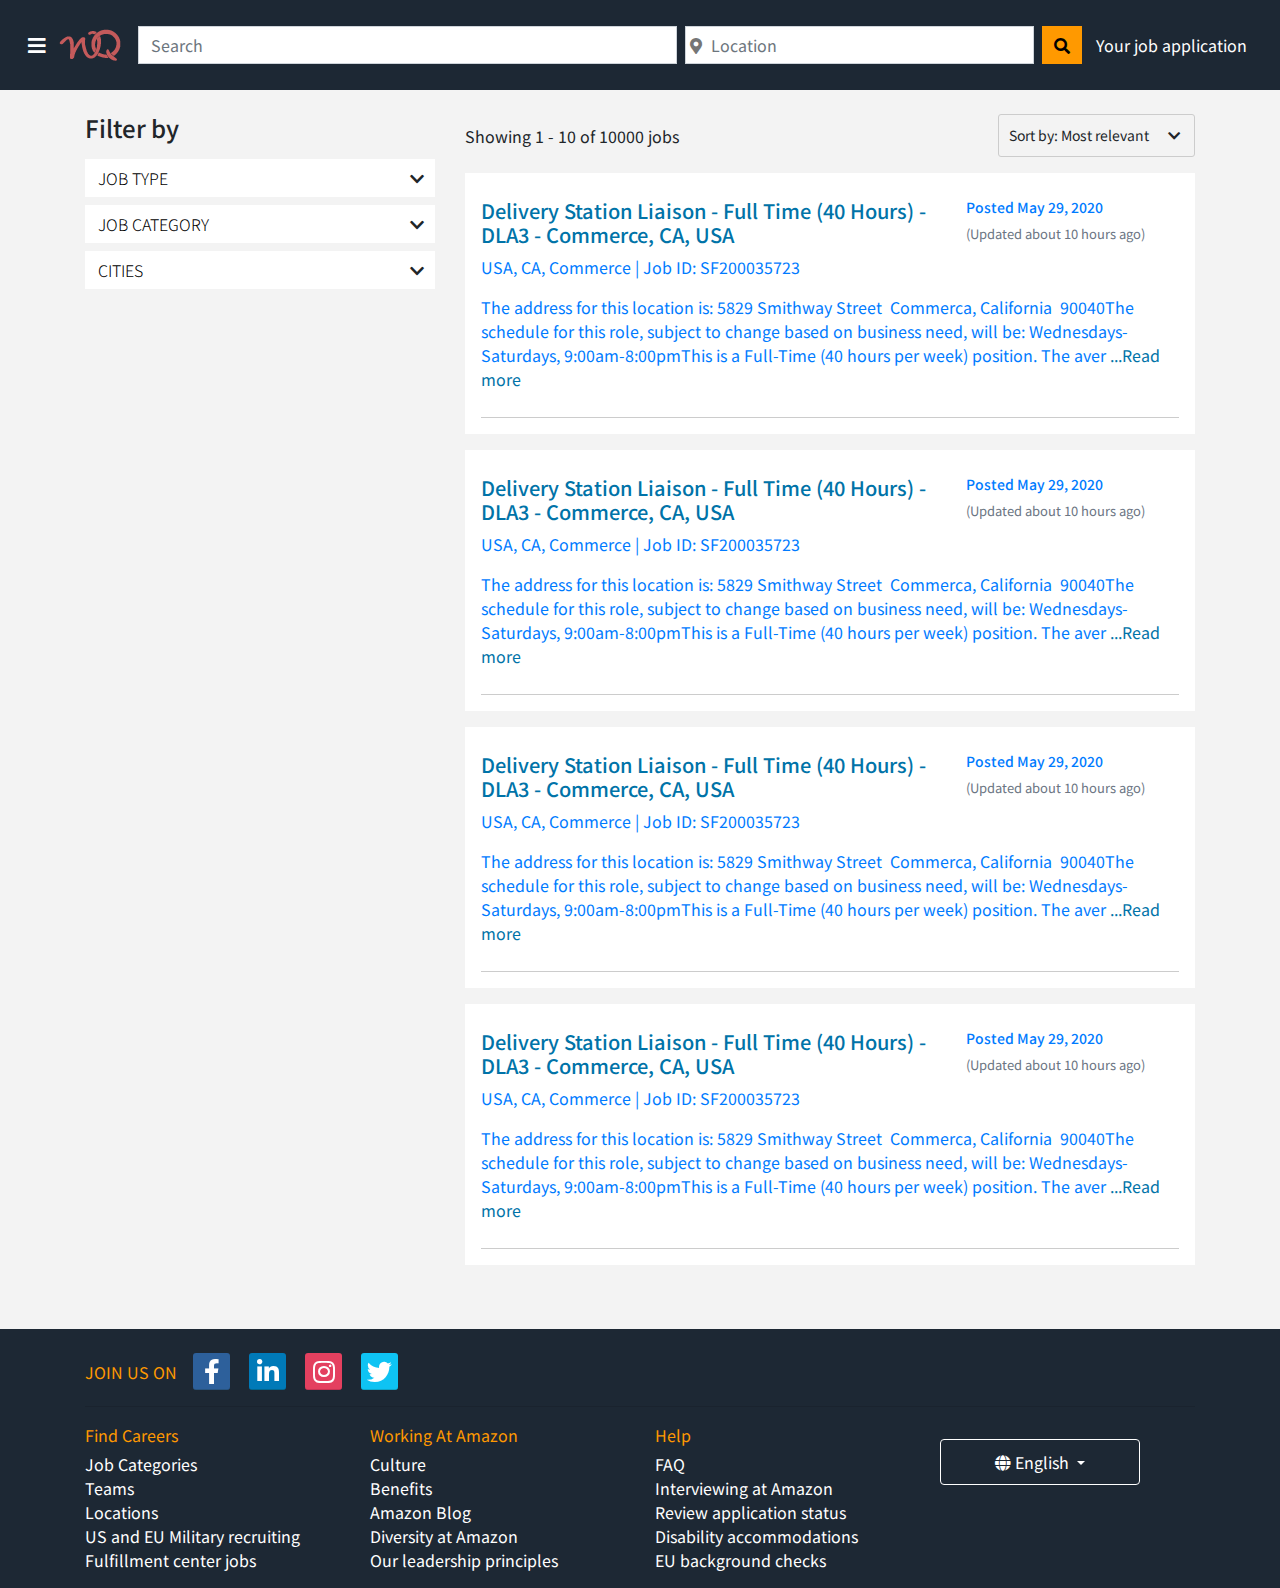
<file: index.html>
<!DOCTYPE html>
<html lang="en">

<head>
  <meta charset="UTF-8" />
  <meta name="viewport" content="width=device-width, initial-scale=1.0" />
  <link href="https://fonts.googleapis.com/css2?family=Noto+Sans+JP:wght@300;400;500;700&display=swap" rel="stylesheet">
  <link rel="stylesheet" href="css/bootstrap.min.css" />
  <link rel="stylesheet" href="css/all.min.css" />
  <link rel="stylesheet" href="css/style.css" />
  <title>WikQik Jobs</title>
</head>

<body>
  <header>
    <!-- Start Main Nav Bar -->
    <nav class="navbar navbar-expand-xlg navbar-light justify-content-start">
      <button class="navbar-toggler" type="button" data-toggle="collapse" data-target="#main-menu"
        aria-controls="main-menu" aria-expanded="false" aria-label="Toggle navigation">
        <i class="fas fa-bars"></i>
      </button>

      <a class="navbar-brand" href="#"><img src="img/logo.png" class="img-fluid" alt="WikQik" title="WikQik" /></a>

      <form class="form-inline my-2 my-lg-0">
        <input class="form-control mr-sm-2 search-text" type="search" placeholder="Search" />
        <div class="mr-sm-2 d-none d-md-inline-block position-relative locations-group">
          <span class="location-icon position-absolute"><i class="fas fa-map-marker-alt"></i></span>
          <input class="form-control locations w-100" type="search" placeholder="Location" />
        </div>
        <button class="btn btn-outline-success my-2 my-sm-0 filter-button" type="submit">
          <i class="fas fa-search"></i>
        </button>
      </form>

      <a href="#" class="main-link app-job">Your job application</a> <!-- Link in Right Side -->
      

      <!-- Start Main Menu Collapse by Bar Icon -->
      <div class="collapse navbar-collapse" id="main-menu">
        <span class="close-menu"><i class="far fa-window-close"></i></span>
        <ul class="navbar-nav mr-auto mt-2 mt-lg-0">
          <li class="nav-item active">
            <a class="nav-link" href="#">Home</a>
          </li>
          <li class="nav-item">
            <a class="nav-link" href="#">Locations</a>
          </li>
          <li class="nav-item">
            <a class="nav-link" href="#">Team</a>
          </li>
        </ul>
      </div>
      <!-- END Main Menu -->
    </nav>
    <!-- END Main Nav Bar -->
  </header>

  <div class="all-jobs py-4">
    <div class="container">
      <div class="search-container">
        <div class="row">
          <div class="d-none d-md-block col-sm-4 search-page-filter">
            <div class="search-filters" id="accordion">
              <div class="search-filters-title d-none d-md-block">
                <h4 class="mb-3">Filter by</h4>
              </div>
              <div class="search-filter">
                <div class="option-wrapper mb-2">
                  <button class="options-title btn position-relative" data-toggle="collapse" data-target="#collapseJobType"
                    aria-expanded="true" aria-controls="collapseJobType">
                    <span class="options-title-text">JOB TYPE</span>
                    <span class="down-arrow position-absolute"><i class="fas fa-chevron-down"></i></span>
                  </button>
                  <div class="show-all collapse" id="collapseJobType" aria-labelledby="headingOne"
                    data-parent="#accordion">
                    <fieldset>
                      <div class="radio-button">
                        <button class="radio-option btn position-relative">
                          <p class="label-text"> Full Time
                            <span class="job-count">(1000)</span>
                          </p>
                        </button>
                        <button class="radio-option btn position-relative">
                          <p class="label-text"> Part Time
                            <span class="job-count">(1000)</span>
                          </p>
                        </button>
                        <button class="radio-option btn position-relative">
                          <p class="label-text"> Seasonal
                            <span class="job-count"> (1000)</span>
                          </p>
                        </button>
                      </div>
                    </fieldset>
                  </div>
                </div>
              </div>
              <div class="search-filter">
                <div class="option-wrapper mb-2">
                  <button class="options-title btn position-relative" data-toggle="collapse" data-target="#collapseJobCat"
                    aria-expanded="true" aria-controls="collapseJobCat">
                    <span class="options-title-text">JOB CATEGORY</span>
                    <span class="down-arrow position-absolute"><i class="fas fa-chevron-down"></i></span>
                  </button>
                  <div class="show-all collapse" id="collapseJobCat" aria-labelledby="headingOne" data-parent="#accordion">
                    <fieldset>
                      <div class="radio-button">
                        <button class="radio-option btn position-relative">
                          <p class="label-text"> Software Development
                            <span class="job-count"> ( 1000 ) </span>
                          </p>
                        </button>
                        <button class="radio-option btn position-relative">
                          <p class="label-text"> Solutions Architect
                            <span class="job-count">(1000 )</span>
                          </p>
                        </button>
                        <button class="radio-option btn position-relative">
                          <p class="label-text"> Fulfillment & Operations Management
                            <span class="job-count"> ( 1000 ) </span></p>
                        </button>
                        <button class="radio-option btn position-relative">
                          <p class="label-text"> Operations, IT, & Support Engineering
                            <span class="job-count">( 1000 ) </span>
                          </p>
                        </button>
                        <button class="radio-option btn position-relative">
                          <p class="label-text"> Sales, Advertising, & Account Management
                            <span class="job-count"> ( 1000 ) </span>
                          </p>
                        </button>
                      </div>
                      <button class="display-all-trigger btn">more<span class="more-arrow-down"></span></button>
                    </fieldset>
                  </div>
                </div>
              </div>
              <div class="search-filter">
                <div class="option-wrapper mb-2">
                  <button class="options-title btn position-relative" data-toggle="collapse" data-target="#collapseCities"
                  aria-expanded="true" aria-controls="collapseCities">
                    <span class="options-title-text">CITIES</span>
                    <span class="down-arrow position-absolute"><i class="fas fa-chevron-down"></i></span>
                  </button>
                  <div class="show-all collapse"  id="collapseCities" aria-labelledby="headingOne" data-parent="#accordion">
                    <fieldset>
                      <div class="checkbox">
                        <button class="checkbox-option btn position-relative">
                          <p class="label-text"> Seattle, Washington, USA
                            <span class="job-count">( 1000 ) </span>
                          </p>
                          <input class="job-cat-checkbox" type="checkbox" name="jobcat">
                        </button>
                        <button class="checkbox-option btn position-relative">
                          <p class="label-text"> Bengaluru, Karnataka, IND
                            <span class="job-count">(1000)</span>
                          </p>
                          <input class="job-cat-checkbox" type="checkbox" name="jobcat">
                        </button>
                        <button class="checkbox-option btn position-relative">
                          <p class="label-text"> New York, New York, USA
                            <span class="job-count"> (1000)</span>
                          </p>
                          <input class="job-cat-checkbox" type="checkbox" name="jobcat">
                        </button>
                        <button class="checkbox-option btn position-relative" name="desktopFilter_normalized_location" role="option"
                          data-label="London, England, GBR" aria-selected="false">
                          <p class="label-text">London, England, GBR
                            <span class="job-count">(1000)</span>
                          </p>
                          <input class="job-cat-checkbox" type="checkbox" name="jobcat">
                        </button>
                        <button class="checkbox-option btn position-relative">
                          <p class="label-text"> Vancouver, British Columbia, CAN
                            <span class="job-count">(1000)</span>
                          </p>
                          <input class="job-cat-checkbox" type="checkbox" name="jobcat">
                        </button>
                      </div>
                      <button class="display-all-trigger btn">more<span class="more-arrow-down"></span></button>
                    </fieldset>
                  </div>
                </div>
              </div>
            </div>
          </div>
          <div class="col-md-8 search-page-job-list">
            <div class="row align-items-center justify-content-between">
              <div class="col-sm-6 job-count-info mb-3">Showing 1 - 10 of 10000 jobs</div>
              <div class="col-md-4 col-sm-6 sort-container mb-3">
                <div class="dropdown w-100" aria-haspopup="true" aria-expanded="false" role="listbox">
                  <button class="btn sort-dropdown position-relative" data-toggle="dropdown"> 
                    Sort by: Most relevant 
                    <span class="down-arrow mr-1 ml-3"><i class="fas fa-chevron-down"></i></span>
                    <div class="dropdown-menu w-100 p-0">
                      <a class="dropdown-item" href="#" role="option">Most  relevant</a>
                      <a class="dropdown-item"  href="#" role="option">Most recent</a>
                    </div>
                  </button>
                </div>
              </div>
            </div>
            <div class="row">
              <div class="job-tile-lists col-12">
                <!-- Start job Loop -->
                <div class="job-tile p-3 mb-3">
                  <a href="#" class="job-link">
                    <div class="job">
                      <div class="row">
                        <div class="info col-12 col-md-8">
                          <h3 class="job-title"> Delivery Station Liaison - Full Time (40 Hours) - DLA3 - Commerce, CA,
                            USA</h3> <!-- the job Title -->
                          <p class="location-and-id">USA, CA, Commerce | Job ID: SF200035723</p> <!-- the job Location and ID  -->
                        </div>
                        <div class="info col-12 col-md-4">
                          <h4 class="posting-date">Posted May 29, 2020</h4>
                          <p class="meta time-elapsed">(Updated about 10 hours ago)</p>
                        </div>
                      </div>
                      <div class="row">
                        <p class="description col-12">
                          <span>
                            The address for this location is: 5829 Smithway Street&nbsp;
                            Commerca, California&nbsp; 90040The schedule for this role, subject to change based on
                            business need, will be: Wednesdays-Saturdays, 9:00am-8:00pmThis is a Full-Time (40 hours per
                            week) position. The aver
                          </span>
                          <span class="read-more">...Read more</span>
                        </p>
                      </div>
                    </div>
                  </a>
                </div>

                <div class="job-tile p-3 mb-3">
                  <a href="#" class="job-link">
                    <div class="job">
                      <div class="row">
                        <div class="info col-12 col-md-8">
                          <h3 class="job-title"> Delivery Station Liaison - Full Time (40 Hours) - DLA3 - Commerce, CA,
                            USA</h3> <!-- the job Title -->
                          <p class="location-and-id">USA, CA, Commerce | Job ID: SF200035723</p> <!-- the job Location and ID  -->
                        </div>
                        <div class="info col-12 col-md-4">
                          <h4 class="posting-date">Posted May 29, 2020</h4>
                          <p class="meta time-elapsed">(Updated about 10 hours ago)</p>
                        </div>
                      </div>
                      <div class="row">
                        <p class="description col-12">
                          <span>
                            The address for this location is: 5829 Smithway Street&nbsp;
                            Commerca, California&nbsp; 90040The schedule for this role, subject to change based on
                            business need, will be: Wednesdays-Saturdays, 9:00am-8:00pmThis is a Full-Time (40 hours per
                            week) position. The aver
                          </span>
                          <span class="read-more">...Read more</span>
                        </p>
                      </div>
                    </div>
                  </a>
                </div>

                <div class="job-tile p-3 mb-3">
                  <a href="#" class="job-link">
                    <div class="job">
                      <div class="row">
                        <div class="info col-12 col-md-8">
                          <h3 class="job-title"> Delivery Station Liaison - Full Time (40 Hours) - DLA3 - Commerce, CA,
                            USA</h3> <!-- the job Title -->
                          <p class="location-and-id">USA, CA, Commerce | Job ID: SF200035723</p> <!-- the job Location and ID  -->
                        </div>
                        <div class="info col-12 col-md-4">
                          <h4 class="posting-date">Posted May 29, 2020</h4>
                          <p class="meta time-elapsed">(Updated about 10 hours ago)</p>
                        </div>
                      </div>
                      <div class="row">
                        <p class="description col-12">
                          <span>
                            The address for this location is: 5829 Smithway Street&nbsp;
                            Commerca, California&nbsp; 90040The schedule for this role, subject to change based on
                            business need, will be: Wednesdays-Saturdays, 9:00am-8:00pmThis is a Full-Time (40 hours per
                            week) position. The aver
                          </span>
                          <span class="read-more">...Read more</span>
                        </p>
                      </div>
                    </div>
                  </a>
                </div>

                <div class="job-tile p-3 mb-3">
                  <a href="#" class="job-link">
                    <div class="job">
                      <div class="row">
                        <div class="info col-12 col-md-8">
                          <h3 class="job-title"> Delivery Station Liaison - Full Time (40 Hours) - DLA3 - Commerce, CA,
                            USA</h3> <!-- the job Title -->
                          <p class="location-and-id">USA, CA, Commerce | Job ID: SF200035723</p> <!-- the job Location and ID  -->
                        </div>
                        <div class="info col-12 col-md-4">
                          <h4 class="posting-date">Posted May 29, 2020</h4>
                          <p class="meta time-elapsed">(Updated about 10 hours ago)</p>
                        </div>
                      </div>
                      <div class="row">
                        <p class="description col-12">
                          <span>
                            The address for this location is: 5829 Smithway Street&nbsp;
                            Commerca, California&nbsp; 90040The schedule for this role, subject to change based on
                            business need, will be: Wednesdays-Saturdays, 9:00am-8:00pmThis is a Full-Time (40 hours per
                            week) position. The aver
                          </span>
                          <span class="read-more">...Read more</span>
                        </p>
                      </div>
                    </div>
                  </a>
                </div>
                <!-- End Jobs Loop-->
              </div>
            </div>
            <div class="list-footer mt-4">
              <div class="d-none d-md-block">
                <div class="row">
                  <!-- the  Pagination of Jobs in PC -->
                  <div class="pagination d-none">
                    <button class="circle disabled left"></button>
                    <button class="page-button disabled current-page">1</button>
                    <button class="page-button">2</button>
                    <button class="page-button">3</button>
                    <button class="page-button disabled">...</button>
                    <button class="page-button">1000</button>
                    <button class="btn circle right"></button>
                  </div>
                </div>
              </div>
              <div class="d-md-none">
                <div class="row">
                  <!-- Load More Jobs in Mobile -->
                  <div class="col-12">
                    <button class="load-more btn">Load more jobs</button>
                  </div>
                </div>
              </div>
            </div>
          </div>
        </div>
      </div>
    </div>
  </div>

  <footer class="footer">
    <div class="media-icons pt-4">
      <div class="media-group container">
        <div class="row align-items-center m-0">
          <div class="section mr-3">
            <p class="link-title mb-0">JOIN US ON</p>
          </div>
          <div class="icons">
            <a href="#" class="social-icon facebook-icon"><i class="fab fa-facebook-f"></i></a>
            <a href="#" class="social-icon linkedin-icon"><i class="fab fa-linkedin-in"></i></a>
            <a href="#" class="social-icon insta-icon"><i class="fab fa-instagram"></i></a>
            <a href="#" class="social-icon twitter-icon"><i class="fab fa-twitter"></i></a>
          </div>
        </div>
        <hr class="split" />
      </div>
    </div>
    <div class="footer-links">
      <div class="container">
        <div class="row">
          <div class="col-12 col-sm-6 col-md-3">
            <p class="small-caps link-title">Find Careers</p>
            <ul class="links p-0 list-unstyled">
              <li class="link"><a href="#">Job Categories</a></li>
              <li class="link"><a href="#">Teams</a></li>
              <li class="link"><a href="#">Locations</a></li>
              <li class="link"><a href="#">US and EU Military recruiting</a></li>
              <li class="link"><a href="#">Fulfillment center jobs</a></li>
            </ul>
          </div>
          <div class="col-12 col-sm-6 col-md-3">
            <p class="small-caps link-title">Working At Amazon</p>
            <ul class="links p-0 list-unstyled">
              <li class="link"><a href="#">Culture</a></li>
              <li class="link"><a href="#">Benefits</a></li>
              <li class="link"><a href="#">Amazon Blog</a></li>
              <li class="link"><a href="#">Diversity at Amazon</a></li>
              <li class="link"><a href="#">Our leadership principles</a></li>
            </ul>
          </div>
          <div class="col-12 col-sm-6 col-md-3">
            <p class="small-caps link-title">Help</p>
            <ul class="links p-0 list-unstyled">
              <li class="link"><a href=#">FAQ</a></li>
              <li class="link"><a href="#">Interviewing at Amazon</a></li>
              <li class="link"><a href="#">Review application status</a></li>
              <li class="link"><a href="#">Disability accommodations</a></li>
              <li class="link"><a href="#">EU background checks</a></li>
            </ul>
          </div>
          <div class="col-6 col-md-3">
            <div class="footer-locale-dropdown mt-3">
              <div class="simple-dropdown">
                <a class="btn language-footer dropdown-toggle" href="#" data-toggle="dropdown" role="listbox" aria-owns="languagesDropdown"
                  aria-haspopup="true" aria-expanded="false" aria-label="language dropdown menu">
                  <i class="fas fa-globe"></i>
                  English
                </a>
                <div class="dropdown-menu" role="listbox" id="languagesDropdown">
                  <a class="dropdown-item languages-item" role="option" href="#">Arabic</a>
                  <a class="dropdown-item languages-item" role="option" href="#">Turkish</a>
                  <a class="dropdown-item languages-item " role="option" href="#"> English</a>
                  <a class="dropdown-item languages-item" role="option" href="#"> Deutsch</a>
                  <a class="dropdown-item languages-item" role="option" href="#"> Français</a>
                  <a class="dropdown-item languages-item" role="option" href="#"> Italiano </a>
                  </div>
              </div>
            </div>
          </div>
        </div>
      </div>
    </div>
  </footer>

  <div class="window-overlay"></div>

  <!-- END job description-->
  <script src="js/jquery-3.5.1.slim.min.js"></script>
  <script src="js/popper.min.js"></script>
  <script src="js/bootstrap.min.js"></script>
  <script src="js/my-script.js"></script>
</body>

</html>
</file>
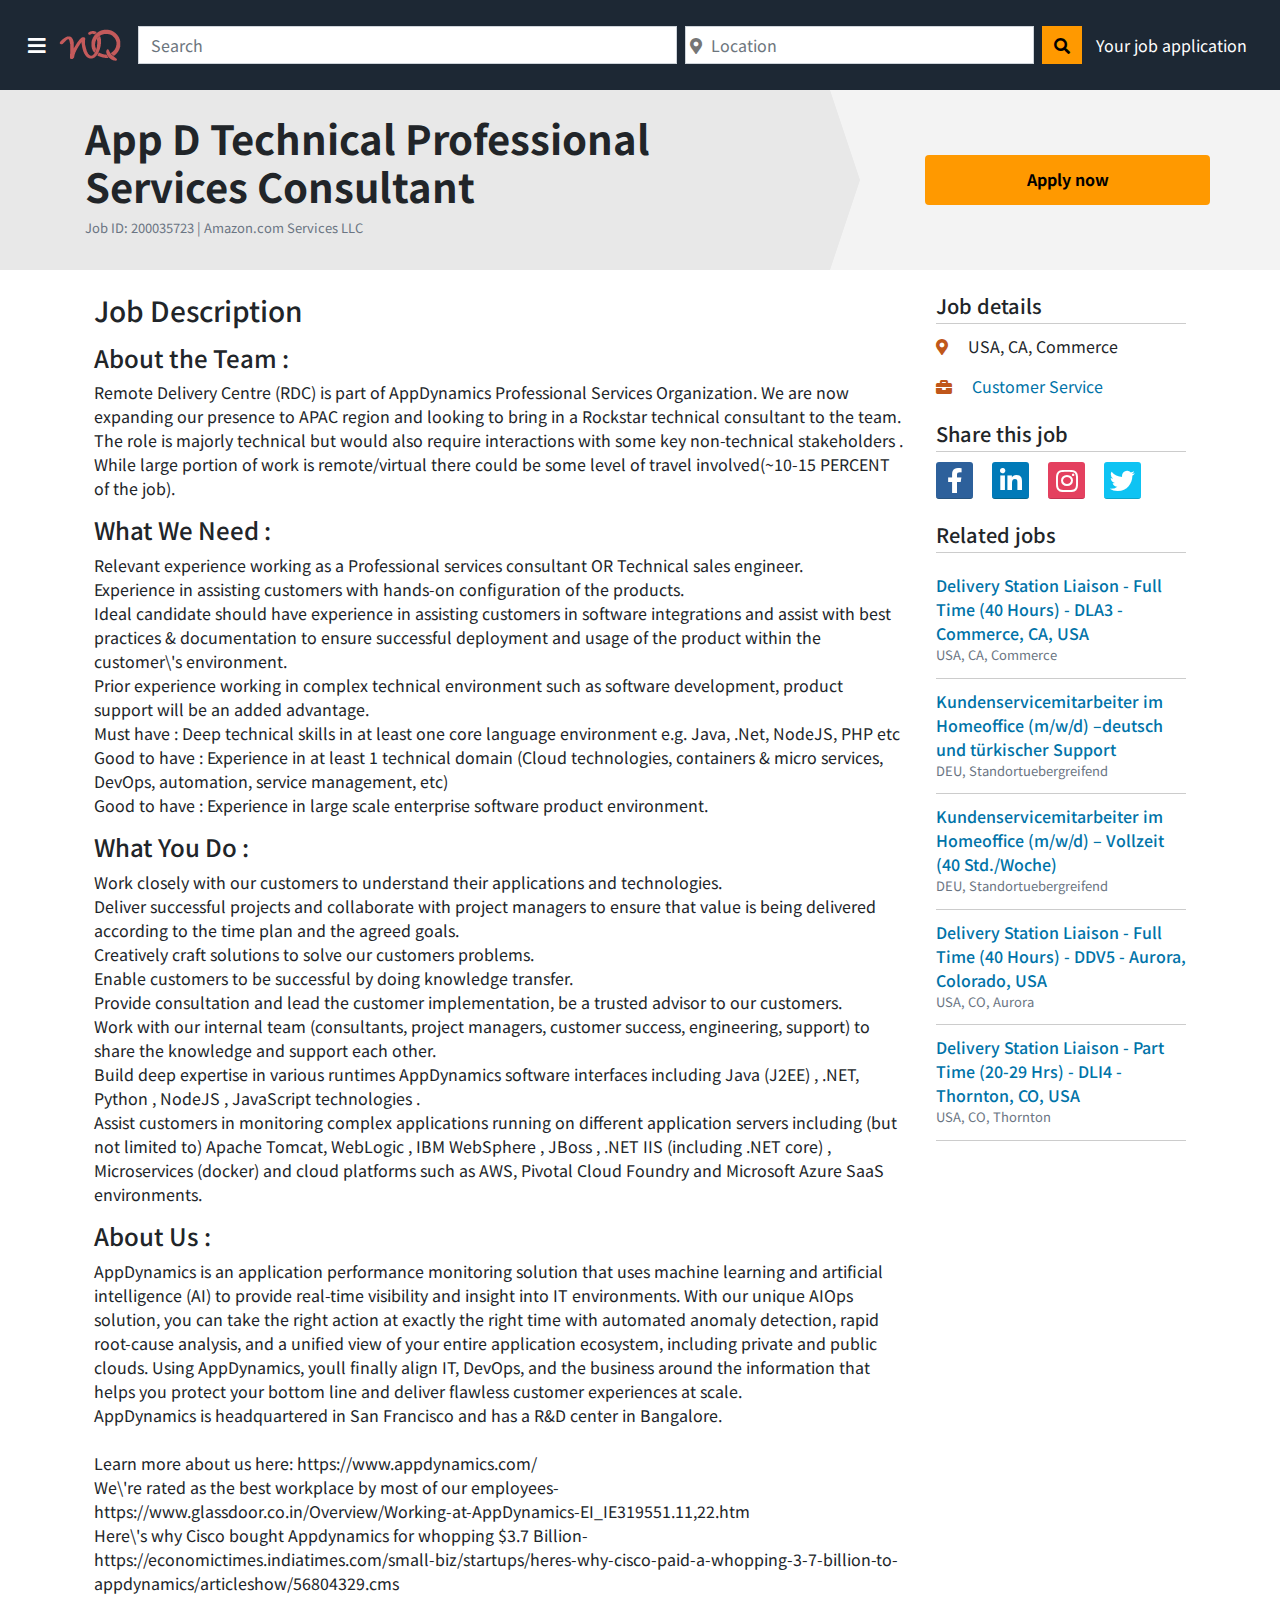
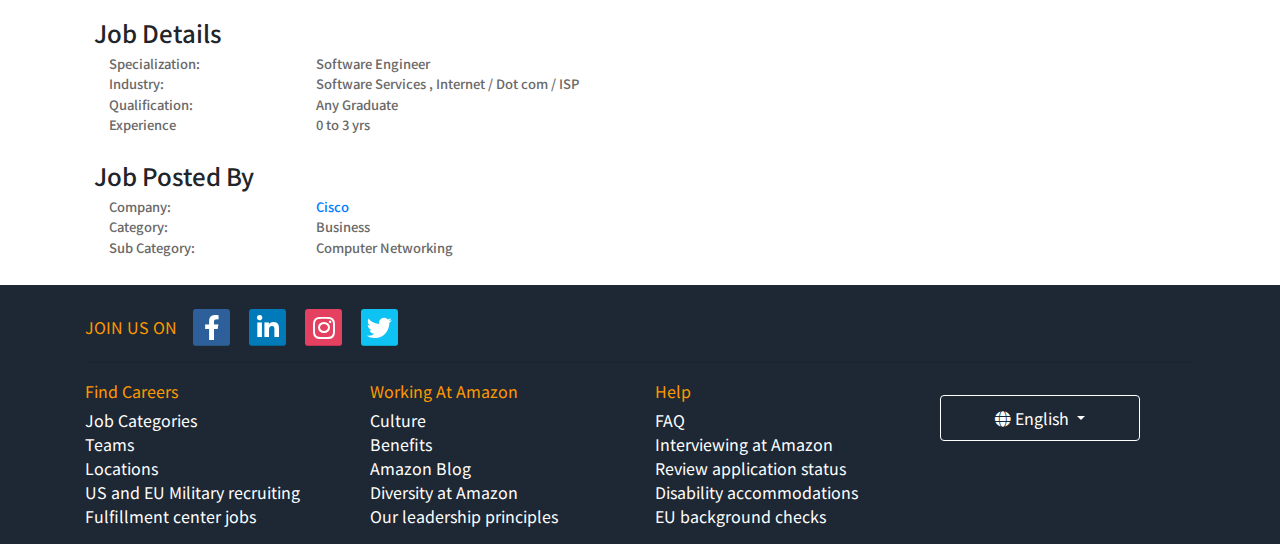
<file: single-job.html>
<!DOCTYPE html>
<html lang="en">

<head>
  <meta charset="UTF-8" />
  <meta name="viewport" content="width=device-width, initial-scale=1.0" />
  <link href="https://fonts.googleapis.com/css2?family=Noto+Sans+JP:wght@400;700&display=swap" rel="stylesheet">
  <link rel="stylesheet" href="css/bootstrap.min.css" />
  <link rel="stylesheet" href="css/all.min.css" />
  <link rel="stylesheet" href="css/style.css" />
  <title>WikQik Jobs</title>
</head>

<body>
  <header>
    <!-- Start Main Nav Bar -->
    <nav class="navbar navbar-expand-xlg navbar-light justify-content-start">
      <button class="navbar-toggler" type="button" data-toggle="collapse" data-target="#main-menu"
        aria-controls="main-menu" aria-expanded="false" aria-label="Toggle navigation">
        <i class="fas fa-bars"></i>
      </button>

      <a class="navbar-brand" href="#"><img src="img/logo.png" class="img-fluid" alt="WikQik" title="WikQik" /></a>

      <form class="form-inline my-2 my-lg-0">
        <input class="form-control mr-sm-2 search-text" type="search" placeholder="Search" />
        <div class="mr-sm-2 d-none d-md-inline-block position-relative locations-group">
          <span class="location-icon position-absolute"><i class="fas fa-map-marker-alt"></i></span>
          <input class="form-control locations w-100" type="search" placeholder="Location" />
        </div>
        <button class="btn btn-outline-success my-2 my-sm-0 filter-button" type="submit">
          <i class="fas fa-search"></i>
        </button>
      </form>

      <a href="#" class="main-link app-job">Your job application</a> <!-- Link in Right Side -->
      

      <!-- Start Main Menu Collapse by Bar Icon -->
      <div class="collapse navbar-collapse" id="main-menu">
        <span class="close-menu"><i class="far fa-window-close"></i></span>
        <ul class="navbar-nav mr-auto mt-2 mt-lg-0">
          <li class="nav-item active">
            <a class="nav-link" href="#">Home</a>
          </li>
          <li class="nav-item">
            <a class="nav-link" href="#">Locations</a>
          </li>
          <li class="nav-item">
            <a class="nav-link" href="#">Team</a>
          </li>
        </ul>
      </div>
      <!-- END Main Menu -->
    </nav>
    <!-- END Main Nav Bar -->
  </header>

  <!-- Start job detail -->
  <div id="job detail">
    <div class="header">
      <div class="container">
        <div class="row">
          <div class="info-wrapper col-md-7 col-xl-8 col-12">
            <div class="info  py-4">
              <h2 class="title">
                App D Technical Professional Services Consultant
              </h2>
              <div class="details-line">
                <p class="meta mb-0">Job ID: 200035723 | Amazon.com Services LLC</p>
              </div>
            </div>
          </div>
          <div
            class="apply-wrapper col-md-5 col-xl-4 px-0 d-flex justify-content-center align-items-center justify-content-md-end col-4 col-12">
            <div class="apply">
              <a class="btn btn-primary apply-button position-relative" href="#">Apply now</a>
            </div>
          </div>
        </div>
      </div>
    </div>
  </div>
  <!-- END job detail -->

  <!-- Start job description -->
  <div class="container p-4" id="job-detail-body">
    <div class="row">
      <div class="col-12 col-md-7 col-lg-8 col-xl-9">
        <div class="content">
          <div class="sectiondescription">
            <h3>Job Description</h3>
            <div class="section py-2">
              <h4>About the Team :</h4>
              <p>
                Remote Delivery Centre (RDC) is part of AppDynamics Professional Services Organization. We are now
                expanding our presence to APAC region and looking to bring in a Rockstar technical consultant to the
                team. The role is majorly technical but would also require interactions with some key non-technical
                stakeholders .
                While large portion of work is remote/virtual there could be some level of travel involved(~10-15
                PERCENT of the job). </p>

              <h4>What We Need :</h4>
              <p>
                Relevant experience working as a Professional services consultant OR Technical sales engineer.
                <br>Experience in assisting customers with hands-on configuration of the products.
                <br>Ideal candidate should have experience in assisting customers in software integrations and assist
                with best practices &amp; documentation to ensure successful deployment and usage of the product within
                the customer\'s environment. <br>Prior experience working in complex technical environment such as
                software development, product support will be an added advantage.
                <br>Must have : Deep technical skills in at least one core language environment e.g. Java, .Net, NodeJS,
                PHP etc <br>Good to have : Experience in at least 1 technical domain (Cloud technologies, containers
                &amp; micro services, DevOps, automation, service management, etc) <br>Good to have : Experience in
                large scale enterprise software product environment.
              </p>

              <h4>What You Do :</h4>
              <p> Work closely with our customers to understand their applications and technologies.
                <br>Deliver successful projects and collaborate with project managers to ensure that value is being
                delivered according to the time plan and the agreed goals.
                <br>Creatively craft solutions to solve our customers problems. <br>Enable customers to be successful by
                doing knowledge transfer. <br>Provide consultation and lead the customer implementation, be a trusted
                advisor to our customers.
                <br>Work with our internal team (consultants, project managers, customer success, engineering, support)
                to share the knowledge and support each other.
                <br>Build deep expertise in various runtimes AppDynamics software interfaces including Java (J2EE) ,
                .NET, Python , NodeJS , JavaScript technologies .
                <br>Assist customers in monitoring complex applications running on different application servers
                including (but not limited to) Apache Tomcat, WebLogic , IBM WebSphere , JBoss , .NET IIS (including
                .NET core) , Microservices (docker) and cloud platforms such as AWS, Pivotal Cloud Foundry and Microsoft
                Azure SaaS environments.</p>

              <h4>About Us : </h4>
              <p>
                AppDynamics is an application performance monitoring solution that uses
                machine learning and artificial intelligence (AI) to provide real-time visibility and insight into IT
                environments. With our unique AIOps solution, you can take the right action at exactly the right time
                with automated anomaly detection, rapid root-cause analysis, and a unified view of your entire
                application ecosystem, including private and public clouds. Using AppDynamics, youll finally align IT,
                DevOps, and the business around the information that helps you protect your bottom line and deliver
                flawless customer experiences at scale.
                <br>AppDynamics is headquartered in San Francisco and has a R&amp;D center in Bangalore. <br>
                <br>Learn more about us here: https://www.appdynamics.com/ <br>We\'re rated as the best
                workplace by most of our employees-
                https://www.glassdoor.co.in/Overview/Working-at-AppDynamics-EI_IE319551.11,22.htm <br>Here\'s why
                Cisco bought Appdynamics for whopping $3.7 Billion-
                https://economictimes.indiatimes.com/small-biz/startups/heres-why-cisco-paid-a-whopping-3-7-billion-to-appdynamics/articleshow/56804329.cms
              </p>
            </div>
            <h4>Job Details</h4>
            <div class="r-job-cols" style="margin-left: 15px;">

              <h5 style="color: dimgrey;margin-bottom: 5px;font-size: 13px;">
                <div class="row"><span class="col-3">Specialization:</span><span class="col-9">Software Engineer</span>
                </div>
              </h5>
              <h5 style="color: dimgrey;margin-bottom: 5px;font-size: 13px;">
                <div class="row">
                  <span class="col-3">Industry:</span><span class="col-9">Software Services , Internet /
                    Dot com / ISP</span>
                </div>
              </h5>

              <h5 style="color: dimgrey;margin-bottom: 5px;font-size: 13px;">
                <div class="row">
                  <span class="col-3">Qualification:</span><span class="col-9">Any Graduate</span>
                </div>
              </h5>

              <h5 style="color: dimgrey;margin-bottom: 5px;font-size: 13px;">
                <div class="row"><span class="col-3">Experience</span><span class="col-9">0 to 3 yrs</span></div>
              </h5>
              <br>
            </div>
            <h4>Job Posted By</h4>
            <div class="r-job-cols" style="margin-left: 15px;">
              <h5 style="color: dimgrey;margin-bottom: 5px;font-size: 13px;">
                <div class="row">
                  <span class="col-3">Company:</span><span class="col-9">
                    <a href="https://www.wikqik.com/Cisco" data-ajax="?link1=timeline&amp;u=Cisco">Cisco</a></span>
                </div>
              </h5>
              <h5 style="color: dimgrey;margin-bottom: 5px;font-size: 13px;">
                <div class="row">
                  <span class="col-3">Category:</span><span class="col-9">Business</span>
                </div>
              </h5>
              <h5 style="color: dimgrey;margin-bottom: 5px;font-size: 13px;">
                <div class="row">
                  <span class="col-3">Sub Category:</span><span class="col-9">Computer Networking</span>
                </div>
              </h5>
            </div>
          </div>
        </div>
      </div>
      <div class="col-12 col-md-5 col-lg-4 col-xl-3">
        <div class="sidebar">
          <div class="row mb-4">
            <div class="col-12">
              <h4 class="sidebar-title">Job details</h4>
            </div>
            <div class="associations col-12">
              <div class="association-wrapper">
                <div class="association location-icon">
                  <div class="association-content">
                    <p><span class="ass-icon mr-3"> <i class="fas fa-map-marker-alt"></i> </span>USA, CA, Commerce</p>
                  </div>
                </div>
              </div>
              <div class="association-wrapper">
                <div class="association job-category-icon">
                  <div class="association-content">
                    <a href="#"><span class="ass-icon mr-3"> <i class="fas fa-briefcase"></i> </span>Customer Service</a>
                  </div>
                </div>
              </div>
            </div>
          </div>
          <div class="row mb-4">
            <div class="social-media col-12">
              <div class="row">
                <div class="col-12">
                  <h4 class="sidebar-title">Share this job</h4>
                </div>
              </div>
              <div class="icons">
                <a href="#" class="social-icon facebook-icon"><i class="fab fa-facebook-f"></i></a>
                <a href="#" class="social-icon linkedin-icon"><i class="fab fa-linkedin-in"></i></a>
                <a href="#" class="social-icon insta-icon"><i class="fab fa-instagram"></i></a>
                <a href="#" class="social-icon twitter-icon"><i class="fab fa-twitter"></i></a>
              </div>
            </div>
          </div>
          <div class="row mb-4">
            <div>
              <div class="col-12">
                <div class="related-jobs">
                  <h4 class="sidebar-title">Related jobs</h4>
                  <ul class="jobs list-unstyled">
                    <li class="job">
                      <a class="title" href="#">Delivery Station Liaison - Full Time (40 Hours) - DLA3 - Commerce, CA, USA</a>
                      <p class="meta location">USA, CA, Commerce</p>
                    </li>
                    <li class="job">
                      <a class="title" href="#">Kundenservicemitarbeiter im Homeoffice (m/w/d) –deutsch und türkischer Support</a>
                      <p class="meta location">DEU, Standortuebergreifend</p>
                    </li>
                    <li class="job">
                      <a class="title" href="#">Kundenservicemitarbeiter im Homeoffice (m/w/d) – Vollzeit (40 Std./Woche)</a>
                      <p class="meta location">DEU, Standortuebergreifend</p>
                    </li>
                    <li class="job">
                      <a class="title" href="#">Delivery Station Liaison - Full Time (40 Hours) - DDV5 - Aurora, Colorado, USA</a>
                      <p class="meta location">USA, CO, Aurora</p>
                    </li>
                    <li class="job">
                      <a class="title" href="#">Delivery Station Liaison - Part Time (20-29 Hrs) - DLI4 - Thornton, CO, USA</a>
                      <p class="meta location">USA, CO, Thornton</p>
                    </li>
                  </ul>
                </div>
              </div>
            </div>
          </div>
        </div>
      </div>
    </div>
  </div>
  <!-- END job description-->

  <footer class="footer">
    <div class="media-icons pt-4">
      <div class="media-group container">
        <div class="row align-items-center m-0">
          <div class="section mr-3">
            <p class="link-title mb-0">JOIN US ON</p>
          </div>
          <div class="icons">
            <a href="#" class="social-icon facebook-icon"><i class="fab fa-facebook-f"></i></a>
            <a href="#" class="social-icon linkedin-icon"><i class="fab fa-linkedin-in"></i></a>
            <a href="#" class="social-icon insta-icon"><i class="fab fa-instagram"></i></a>
            <a href="#" class="social-icon twitter-icon"><i class="fab fa-twitter"></i></a>
          </div>
        </div>
        <hr class="split" />
      </div>
    </div>
    <div class="footer-links">
      <div class="container">
        <div class="row">
          <div class="col-12 col-sm-6 col-md-3">
            <p class="small-caps link-title">Find Careers</p>
            <ul class="links p-0 list-unstyled">
              <li class="link"><a href="#">Job Categories</a></li>
              <li class="link"><a href="#">Teams</a></li>
              <li class="link"><a href="#">Locations</a></li>
              <li class="link"><a href="#">US and EU Military recruiting</a></li>
              <li class="link"><a href="#">Fulfillment center jobs</a></li>
            </ul>
          </div>
          <div class="col-12 col-sm-6 col-md-3">
            <p class="small-caps link-title">Working At Amazon</p>
            <ul class="links p-0 list-unstyled">
              <li class="link"><a href="#">Culture</a></li>
              <li class="link"><a href="#">Benefits</a></li>
              <li class="link"><a href="#">Amazon Blog</a></li>
              <li class="link"><a href="#">Diversity at Amazon</a></li>
              <li class="link"><a href="#">Our leadership principles</a></li>
            </ul>
          </div>
          <div class="col-12 col-sm-6 col-md-3">
            <p class="small-caps link-title">Help</p>
            <ul class="links p-0 list-unstyled">
              <li class="link"><a href=#">FAQ</a></li>
              <li class="link"><a href="#">Interviewing at Amazon</a></li>
              <li class="link"><a href="#">Review application status</a></li>
              <li class="link"><a href="#">Disability accommodations</a></li>
              <li class="link"><a href="#">EU background checks</a></li>
            </ul>
          </div>
          <div class="col-6 col-md-3">
            <div class="footer-locale-dropdown mt-3">
              <div class="simple-dropdown">
                <a class="btn language-footer dropdown-toggle" href="#" data-toggle="dropdown" role="listbox" aria-owns="languagesDropdown"
                  aria-haspopup="true" aria-expanded="false" aria-label="language dropdown menu">
                  <i class="fas fa-globe"></i>
                  English
                </a>
                <div class="dropdown-menu" role="listbox" id="languagesDropdown">
                  <a class="dropdown-item languages-item" role="option" href="#">Arabic</a>
                  <a class="dropdown-item languages-item" role="option" href="#">Turkish</a>
                  <a class="dropdown-item languages-item " role="option" href="#"> English</a>
                  <a class="dropdown-item languages-item" role="option" href="#"> Deutsch</a>
                  <a class="dropdown-item languages-item" role="option" href="#"> Français</a>
                  <a class="dropdown-item languages-item" role="option" href="#"> Italiano </a>
                  </div>
              </div>
            </div>
          </div>
        </div>
      </div>
    </div>
  </footer>

  <div class="window-overlay"></div>

  <script src="js/jquery-3.5.1.slim.min.js"></script>
  <script src="js/popper.min.js"></script>
  <script src="js/bootstrap.min.js"></script>
  <script src="js/my-script.js"></script>
</body>

</html>
</file>
<file: css/style.css>
/* Start global Style */
@-webkit-keyframes hvr-pulse {
  25% {
    -webkit-transform: scale(1.1);
    transform: scale(1.1);
  }
  75% {
    -webkit-transform: scale(0.9);
    transform: scale(0.9);
  }
}
@keyframes hvr-pulse {
  25% {
    -webkit-transform: scale(1.1);
    transform: scale(1.1);
  }
  75% {
    -webkit-transform: scale(0.9);
    transform: scale(0.9);
  }
}
body {
  font-family: "Noto Sans JP", sans-serif;
}

a:hover {
  text-decoration: none;
}

/* End global Style */
/* Start Navbar Style */
.navbar {
  background-color: #1d2834;
}
.navbar .navbar-toggler {
  border: none;
  color: #fff;
  outline: none;
}
.navbar .location-icon {
  top: 50%;
  transform: translateY(-50%);
  left: 5px;
  color: #767676;
}
.navbar .navbar-collapse {
  position: absolute;
  display: block;
  width: 300px;
  height: 100vh;
  top: 0;
  background: #fff;
  left: -300px;
  z-index: 1000;
  padding-top: 40px;
  transition-property: all;
  transition-duration: 0.3s;
  transition-timing-function: ease;
}
.navbar .navbar-collapse.show {
  left: 0px;
}
.navbar .navbar-collapse .close-menu {
  position: absolute;
  top: 10px;
  right: 10px;
  cursor: pointer;
}
.navbar .navbar-collapse .close-menu:hover {
  color: #ff0000;
}
.navbar .navbar-collapse .nav-item {
  padding: 0 10px;
}
.navbar .navbar-collapse .nav-item .nav-link:hover {
  color: #1d2834;
  text-decoration: underline;
}
.navbar .form-inline {
  width: calc( 100% - 300px);
}
@media only screen and (max-width: 767px) {
  .navbar .form-inline {
    width: 100%;
  }
}
.navbar .form-inline .filter-button {
  background-color: #ff9900;
  border: none;
  color: #000;
  border-radius: 0;
  height: 38px;
}
.navbar .form-inline .form-control.search-text {
  width: calc(60% - 30px);
  border-radius: 0;
}
@media only screen and (max-width: 767px) {
  .navbar .form-inline .form-control.search-text {
    width: calc(100% - 50px);
    margin-right: 10px;
  }
}
.navbar .form-inline .form-control.locations {
  border-radius: 0;
  padding-left: 25px;
}
.navbar .form-inline .form-control:focus {
  box-shadow: 0 0 0 0.2rem rgba(255, 153, 0, 0.25);
}
.navbar .form-inline .locations-group {
  width: calc(40% - 30px);
}

/* End Navbar Style */
.main-link {
  color: #fff;
  margin: 0 10px;
}
.main-link:hover {
  color: #ff9900;
  text-decoration: underline;
}
@media only screen and (max-width: 767px) {
  .main-link.app-job {
    display: none;
  }
}

.window-overlay {
  transition-property: all;
  transition-duration: 0.3s;
  transition-timing-function: ease;
}
.window-overlay.show {
  position: absolute;
  background-color: #000;
  opacity: 0.75;
  width: 100%;
  height: 100%;
  left: 0;
  top: 0;
  z-index: 999;
}

/* Start job detail  */
.header {
  min-height: 180px;
  background-image: linear-gradient(to right, #E8E8E8 0%, #E8E8E8 50%, #F3F3F3 51%, #F3F3F3 100%);
}
@media only screen and (max-width: 767px) {
  .header {
    background-image: none;
    background-color: #F3F3F3;
  }
}
.header .title {
  font-size: 40px;
  font-weight: bold;
}
.header .info-wrapper {
  min-height: 180px;
  background-color: #E8E8E8;
}
.header .apply .apply-button {
  font-size: 1rem;
  height: 50px;
  z-index: 99;
  width: 285px;
  line-height: 27px;
  font-weight: bold;
  border: none;
  padding: 0.7rem 1.2rem;
  color: #000;
  background-color: #ff9900;
  border-color: #C05719;
}
.header .apply .apply-button:hover, .header .apply .apply-button:focus {
  color: #fff;
  background-color: #ff9900;
  border-color: #C05719;
  box-shadow: inset 0 3px 5px rgba(0, 0, 0, 0.125), 0 0 0 0.2rem rgba(255, 153, 0, 0.5);
}
.header .apply:before {
  content: "";
  position: absolute;
  left: 0;
  top: 0;
  height: 30px;
  width: 100%;
  z-index: 9;
  border-style: solid;
  border-width: 90px 0 90px 30px;
  border-color: transparent transparent transparent #E8E8E8;
  background-position: bottom left, bottom right;
  background-repeat: no-repeat;
  background-size: 50.2% 100%;
  transition: max-height 0.5s;
  -webkit-transition: max-height 0.5s;
}
@media only screen and (max-width: 767px) {
  .header .apply {
    margin: 15px 0;
  }
  .header .apply:before {
    display: none;
  }
}

/* END job detail  */
/* Start job description */
.sidebar-title {
  font-size: 20px;
  padding-bottom: 5px;
  margin-bottom: 10px;
  border-bottom: 1px solid #CCCCCC;
}

.association-content a {
  color: #0073A8;
}
.association-content .ass-icon {
  color: #c0571a;
}

.job {
  border-bottom: 1px solid #CCCCCC;
  padding: 10px 0;
}
.job .title {
  color: #0073A8;
  font-weight: 500;
}
.job .title:hover {
  text-decoration: underline;
}
.job .meta {
  font-size: 13px;
  margin-bottom: 3px;
  color: #6B7583;
}

.details-line .meta {
  font-size: 13px;
  color: #6B7583;
}

/* End job description */
/* Start Archive jobs Style */
.all-jobs {
  background-color: #F3F3F3;
  min-height: 100vh;
}
.all-jobs .job-tile {
  background-color: #fff;
}
.all-jobs .job-tile .info h3 {
  color: #0073A8;
  font-size: 20px;
}
.all-jobs .job-tile .info .posting-date {
  font-size: 14px;
}
.all-jobs .job-tile .info .time-elapsed {
  font-size: 13px;
  color: #6B7583;
}
.all-jobs .job-tile:hover {
  box-shadow: 0 0 8px rgba(0, 0, 0, 0.2);
}
.all-jobs .read-more {
  color: #0073A8;
}
.all-jobs .load-more {
  border-bottom: 1px solid #767676;
  background-color: #CCCCCC;
  color: #000;
  padding: 15px 0;
  width: 100%;
}
.all-jobs .options-title {
  width: 100%;
  text-align: left;
  background: #fff;
  border-radius: 0;
}
.all-jobs .options-title-text {
  font-weight: 300;
  font-size: 1rem;
  color: #000;
}
.all-jobs .radio-option,
.all-jobs .checkbox-option {
  background-color: #fff;
  width: 100%;
  border-top: 1px solid #CCCCCC;
  border-radius: 0;
  padding: 10px 20px 10px 10px;
}
.all-jobs .radio-option:hover, .all-jobs .radio-option:focus,
.all-jobs .checkbox-option:hover,
.all-jobs .checkbox-option:focus {
  z-index: 9;
  box-shadow: 0 0 20px rgba(0, 0, 0, 0.15);
}
.all-jobs .radio-option .label-text,
.all-jobs .checkbox-option .label-text {
  font-size: 14px;
  margin-right: 20px;
  margin-bottom: 0;
  font-weight: 500;
  text-align: left;
}
.all-jobs .down-arrow {
  right: 10px;
}

.btn:focus {
  box-shadow: none;
}

.sort-container {
  text-align: right;
}
@media only screen and (max-width: 767px) {
  .sort-container {
    text-align: left;
  }
}

.sort-dropdown {
  padding: 10px;
  text-transform: none;
  border: 1px solid #CCCCCC;
  border-radius: 3px;
  font-size: 14px;
}
.sort-dropdown .dropdown-menu {
  border-radius: 0;
  box-shadow: 0 0.5rem 1rem rgba(0, 0, 0, 0.175);
}
.sort-dropdown .dropdown-menu .dropdown-item {
  padding: 10px 15px;
  font-size: 14px;
  border-left: 3px solid transparent;
}
.sort-dropdown .dropdown-menu .dropdown-item:hover {
  border-color: #ff9900;
}

.job-cat-checkbox {
  position: absolute;
  right: 10px;
  top: 50%;
  transform: translateY(-50%);
}

/* End Archive jobs Style */
.social-icon {
  display: inline-flex;
  height: 37px;
  width: 37px;
  text-decoration: none;
  font-size: 25px;
  border-radius: 3px;
  color: #fff;
  margin-right: 15px;
  justify-content: center;
  align-items: center;
  transform: perspective(1px) translateZ(0);
}
.social-icon.facebook-icon {
  background-color: #2d609b;
  border-bottom: 1px solid #28547f;
}
.social-icon.twitter-icon {
  background-color: #0ec3f3;
  border-bottom: 1px solid #0ea6c9;
}
.social-icon.insta-icon {
  background-color: #e4405f;
  border-bottom: 1px solid #c43353;
}
.social-icon.linkedin-icon {
  background-color: #007ab8;
  border-bottom: 1px solid #02668e;
}
.social-icon:hover {
  color: #fff;
  animation-name: hvr-pulse;
  animation-duration: 1s;
  animation-timing-function: linear;
  animation-iteration-count: infinite;
}

/* Start Footer Style */
.footer {
  background-color: #1d2834;
}
.footer .link-title {
  color: #ff9900;
  margin-bottom: 5px;
}
.footer .language-footer {
  min-width: 200px;
  border: 1px solid #fff;
  color: #fff;
  padding: 10px;
}
.footer .language-footer:hover {
  background-color: #fff;
  color: #1d2834;
}
.footer .footer-links .links .link a {
  color: #fff;
}
.footer .footer-links .links .link a:hover {
  text-decoration: underline;
}

/* End Footer Style */

/*# sourceMappingURL=style.css.map */
</file>
